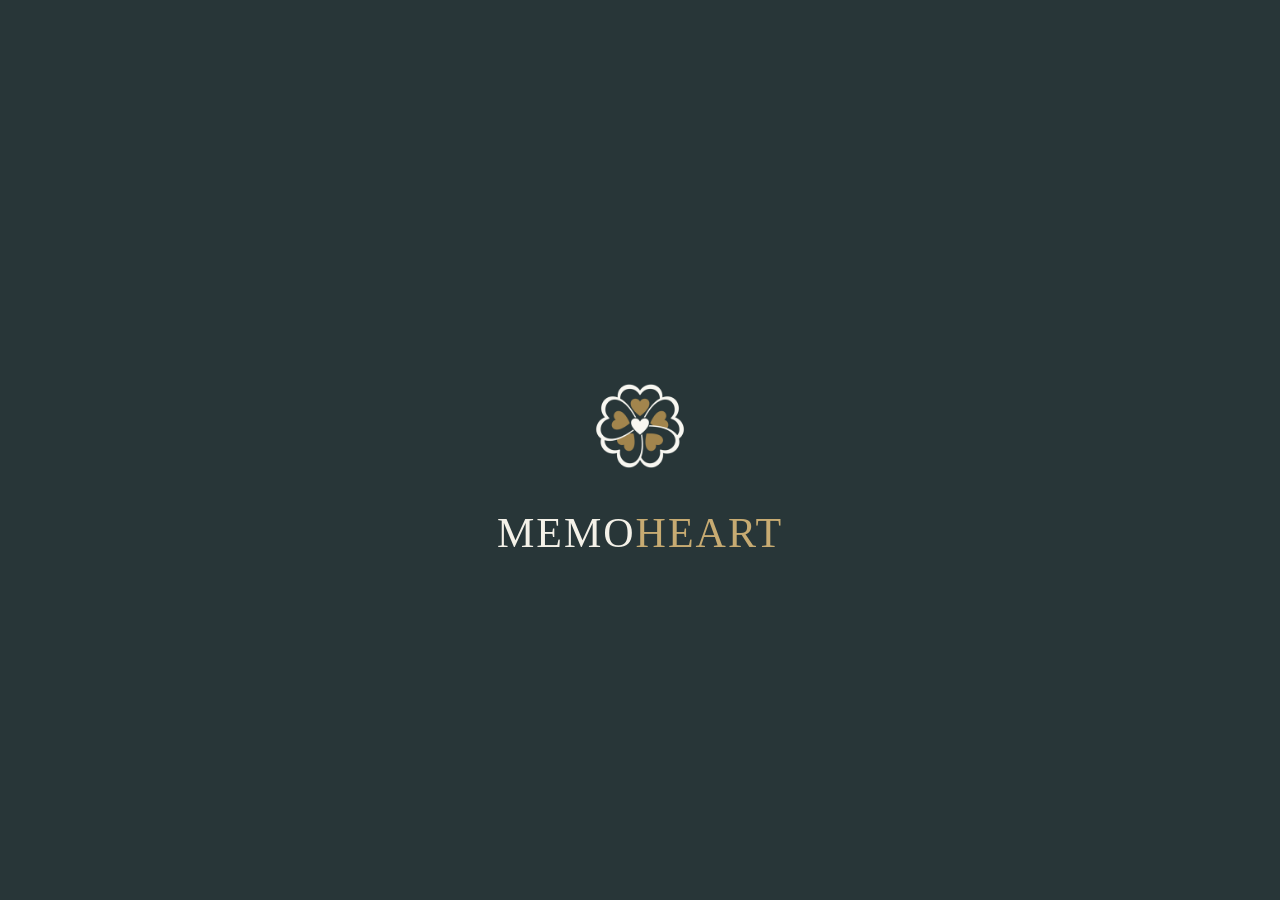
<file: index.html>
<!doctype html>
<html lang="fr">
<head>
<meta charset="utf-8">
<meta name="viewport" content="width=device-width, initial-scale=1, viewport-fit=cover">
<meta name="robots" content="noindex, nofollow">
<title>MemoHeart</title>
<link rel="icon" href="/favicon.png">
<link rel="apple-touch-icon" href="/apple-touch-icon.png">
<style>
  :root { --bg: #283638; --text: #f4f1e8; --muted: #b9bfbb; --gold: #c7ab72; }
  * { box-sizing: border-box; }
  html, body { margin: 0; min-height: 100%; background: var(--bg); color: var(--text); }
  body {
    min-height: 100vh; display: flex; flex-direction: column; align-items: center; justify-content: center;
    padding: 48px 20px calc(32px + env(safe-area-inset-bottom, 0px));
    font: 16px/1.6 -apple-system, BlinkMacSystemFont, "Segoe UI", Roboto, "Helvetica Neue", Arial, sans-serif;
    text-align: center;
  }
  main { max-width: 34rem; display: flex; flex-direction: column; align-items: center; gap: 18px; }
  img { width: 132px; height: auto; }
  h1 { margin: 0; font: 400 clamp(30px, 8vw, 42px)/1.1 Georgia, "Times New Roman", serif; letter-spacing: 2px; }
  h1 span { color: var(--gold); }
  .slogan { margin: -8px 0 8px; color: var(--muted); font-size: 15px; letter-spacing: .3px; }
  p { margin: 0; }
  .soon { margin-top: 10px; padding: 10px 18px; border: 1px solid rgba(199,171,114,.45); border-radius: 999px; color: var(--gold); font-size: 14px; font-weight: 600; letter-spacing: .4px; }
  footer { margin-top: 48px; color: var(--muted); font-size: 13.5px; }
  footer nav { display: flex; flex-wrap: wrap; justify-content: center; gap: 4px 16px; margin-bottom: 8px; }
  a { color: var(--gold); }
</style>
</head>
<body>
<main>
  <img src="/symbole.png" alt="" width="132" height="132">
  <h1>MEMO<span>HEART</span></h1>
</main>
</body>
</html>
</file>
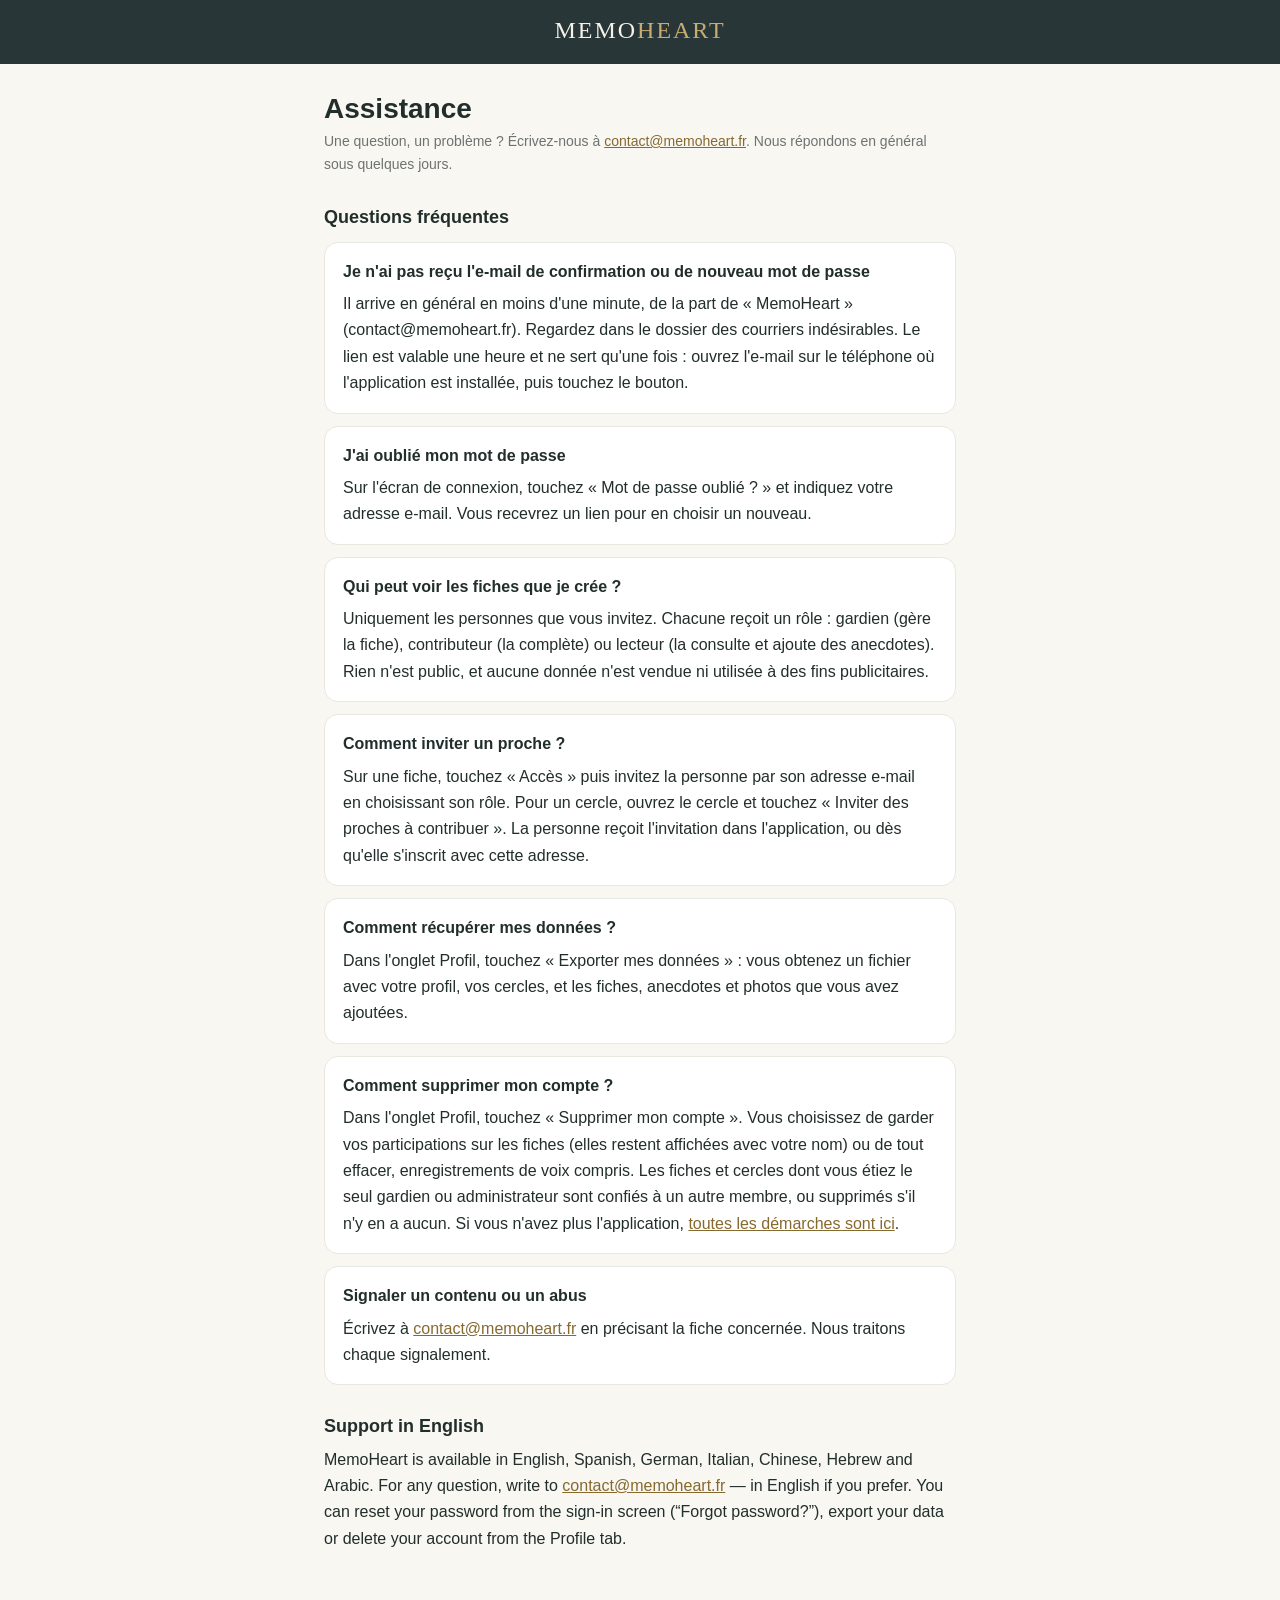
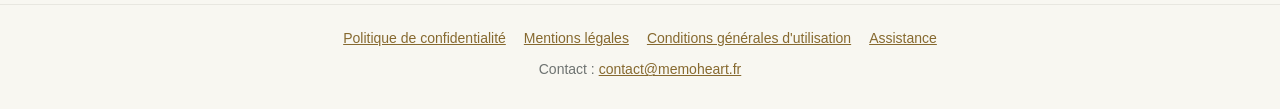
<file: assistance.html>
<!doctype html>
<html lang="fr">
<head>
<meta charset="utf-8">
<meta name="viewport" content="width=device-width, initial-scale=1, viewport-fit=cover">
<meta name="robots" content="noindex, nofollow">
<title>Assistance — MemoHeart</title>
<meta name="description" content="Aide et contact pour l'application MemoHeart.">
<link rel="icon" href="/favicon.png">
<link rel="stylesheet" href="/pages.css">
</head>
<body>
<header><a class="brand" href="/">MEMO<span>HEART</span></a></header>
<main>
<h1>Assistance</h1>
<p class="updated">Une question, un problème ? Écrivez-nous à <a data-u="contact" data-d="memoheart.fr">contact [arobase] memoheart.fr</a>. Nous répondons en général sous quelques jours.</p>

<h2>Questions fréquentes</h2>

<div class="card"><h3>Je n'ai pas reçu l'e-mail de confirmation ou de nouveau mot de passe</h3>
<p>Il arrive en général en moins d'une minute, de la part de « MemoHeart » (<span data-u="contact" data-d="memoheart.fr">contact [arobase] memoheart.fr</span>). Regardez dans le dossier des courriers indésirables. Le lien est valable une heure et ne sert qu'une fois : ouvrez l'e-mail sur le téléphone où l'application est installée, puis touchez le bouton.</p></div>

<div class="card"><h3>J'ai oublié mon mot de passe</h3>
<p>Sur l'écran de connexion, touchez « Mot de passe oublié ? » et indiquez votre adresse e-mail. Vous recevrez un lien pour en choisir un nouveau.</p></div>

<div class="card"><h3>Qui peut voir les fiches que je crée ?</h3>
<p>Uniquement les personnes que vous invitez. Chacune reçoit un rôle : gardien (gère la fiche), contributeur (la complète) ou lecteur (la consulte et ajoute des anecdotes). Rien n'est public, et aucune donnée n'est vendue ni utilisée à des fins publicitaires.</p></div>

<div class="card"><h3>Comment inviter un proche ?</h3>
<p>Sur une fiche, touchez « Accès » puis invitez la personne par son adresse e-mail en choisissant son rôle. Pour un cercle, ouvrez le cercle et touchez « Inviter des proches à contribuer ». La personne reçoit l'invitation dans l'application, ou dès qu'elle s'inscrit avec cette adresse.</p></div>

<div class="card"><h3>Comment récupérer mes données ?</h3>
<p>Dans l'onglet Profil, touchez « Exporter mes données » : vous obtenez un fichier avec votre profil, vos cercles, et les fiches, anecdotes et photos que vous avez ajoutées.</p></div>

<div class="card"><h3>Comment supprimer mon compte ?</h3>
<p>Dans l'onglet Profil, touchez « Supprimer mon compte ». Vous choisissez de garder vos participations sur les fiches (elles restent affichées avec votre nom) ou de tout effacer, enregistrements de voix compris. Les fiches et cercles dont vous étiez le seul gardien ou administrateur sont confiés à un autre membre, ou supprimés s'il n'y en a aucun. Si vous n'avez plus l'application, <a href="/suppression-compte.html">toutes les démarches sont ici</a>.</p></div>

<div class="card"><h3>Signaler un contenu ou un abus</h3>
<p>Écrivez à <a data-u="contact" data-d="memoheart.fr">contact [arobase] memoheart.fr</a> en précisant la fiche concernée. Nous traitons chaque signalement.</p></div>

<h2 lang="en">Support in English</h2>
<p lang="en">MemoHeart is available in English, Spanish, German, Italian, Chinese, Hebrew and Arabic. For any question, write to <a data-u="contact" data-d="memoheart.fr">contact [arobase] memoheart.fr</a> — in English if you prefer. You can reset your password from the sign-in screen (“Forgot password?”), export your data or delete your account from the Profile tab.</p>
</main>
<footer><nav><a href="/confidentialite.html">Politique de confidentialité</a><a href="/mentions-legales.html">Mentions légales</a><a href="/cgu.html">Conditions générales d'utilisation</a><a href="/assistance.html">Assistance</a></nav><p>Contact : <a data-u="contact" data-d="memoheart.fr">contact [arobase] memoheart.fr</a></p></footer>
<script src="/em.js" defer></script>
</body>
</html>
</file>
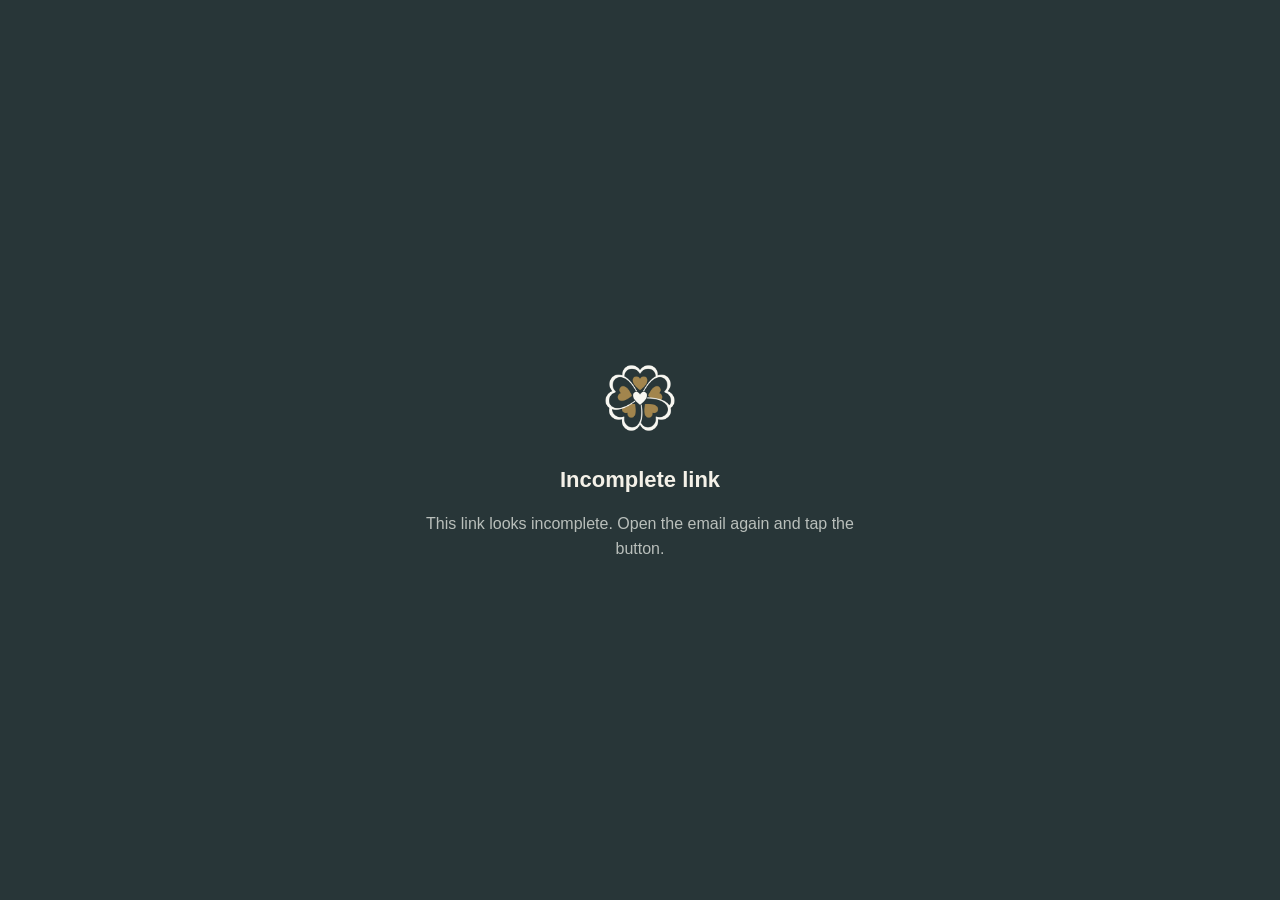
<file: auth.html>
<!doctype html>
<html lang="fr">
<head>
<meta charset="utf-8">
<meta name="viewport" content="width=device-width, initial-scale=1, viewport-fit=cover">
<meta name="referrer" content="no-referrer">
<meta name="robots" content="noindex">
<title>MemoHeart</title>
<link rel="icon" href="/favicon.png">
<style>
  :root { --bg: #283638; --text: #f4f1e8; --muted: #b9bfbb; --gold: #c7ab72; }
  * { box-sizing: border-box; }
  html, body { margin: 0; min-height: 100%; background: var(--bg); color: var(--text); }
  body {
    min-height: 100vh; display: flex; align-items: center; justify-content: center;
    padding: 40px 20px calc(32px + env(safe-area-inset-bottom, 0px));
    font: 16px/1.6 -apple-system, BlinkMacSystemFont, "Segoe UI", Roboto, "Helvetica Neue", Arial, sans-serif;
    text-align: center;
  }
  main { max-width: 30rem; display: flex; flex-direction: column; align-items: center; gap: 16px; }
  img { width: 104px; height: auto; }
  h1 { margin: 0; font-size: 22px; line-height: 1.3; font-weight: 700; }
  p { margin: 0; color: var(--muted); }
</style>
</head>
<body>
<main>
  <img src="/symbole.png" alt="" width="104" height="104">
  <h1 id="title"></h1>
  <p id="text"></p>
</main>
<script>
/*
 * Lien des e-mails de MemoHeart (mot de passe oublié, confirmation d'inscription).
 * Quand l'app est installée et à jour, iOS l'ouvre directement et cette page
 * ne s'affiche pas. Sinon (ancienne version de l'app), on passe par la page de
 * Supabase, qui renvoie ensuite vers l'app. Sur un ordinateur, on ne fait rien :
 * le lien ne sert que sur le téléphone, et l'ouvrir ici l'userait.
 */
(function () {
  var SUPABASE = 'https://kzarqkrlltbgjvgmzlhq.supabase.co';
  var TEXTS = {
    fr: { opening: "Ouverture de MemoHeart…", openingText: "Si rien ne se passe, ouvrez ce lien depuis le téléphone où l'application est installée.",
          phone: "Ouvrez ce lien sur votre téléphone", phoneText: "Ce lien fonctionne uniquement sur le téléphone où MemoHeart est installée : ouvrez l'e-mail depuis ce téléphone et touchez le bouton.",
          invalid: "Lien incomplet", invalidText: "Ce lien semble incomplet. Ouvrez de nouveau l'e-mail et touchez le bouton." },
    en: { opening: "Opening MemoHeart…", openingText: "If nothing happens, open this link on the phone where the app is installed.",
          phone: "Open this link on your phone", phoneText: "This link only works on the phone where MemoHeart is installed: open the email on that phone and tap the button.",
          invalid: "Incomplete link", invalidText: "This link looks incomplete. Open the email again and tap the button." },
    es: { opening: "Abriendo MemoHeart…", openingText: "Si no pasa nada, abre este enlace desde el teléfono donde está instalada la aplicación.",
          phone: "Abre este enlace en tu teléfono", phoneText: "Este enlace solo funciona en el teléfono donde está instalada MemoHeart: abre el correo en ese teléfono y toca el botón.",
          invalid: "Enlace incompleto", invalidText: "Este enlace parece incompleto. Vuelve a abrir el correo y toca el botón." },
    de: { opening: "MemoHeart wird geöffnet…", openingText: "Wenn nichts passiert, öffne diesen Link auf dem Telefon, auf dem die App installiert ist.",
          phone: "Öffne diesen Link auf deinem Telefon", phoneText: "Dieser Link funktioniert nur auf dem Telefon, auf dem MemoHeart installiert ist: Öffne die E-Mail dort und tippe auf die Schaltfläche.",
          invalid: "Unvollständiger Link", invalidText: "Dieser Link scheint unvollständig zu sein. Öffne die E-Mail erneut und tippe auf die Schaltfläche." },
    it: { opening: "Apertura di MemoHeart…", openingText: "Se non succede nulla, apri questo link dal telefono su cui è installata l'app.",
          phone: "Apri questo link sul tuo telefono", phoneText: "Questo link funziona solo sul telefono su cui è installata MemoHeart: apri l'email da quel telefono e tocca il pulsante.",
          invalid: "Link incompleto", invalidText: "Questo link sembra incompleto. Riapri l'email e tocca il pulsante." }
  };

  var params = new URLSearchParams(location.search);
  var tokenHash = params.get('token_hash') || '';
  var type = params.get('type') || '';
  var redirectTo = params.get('redirect_to') || '';

  var lang = '';
  try { lang = new URL(redirectTo).searchParams.get('lang') || ''; } catch (e) {}
  if (!TEXTS[lang]) lang = (navigator.language || 'fr').slice(0, 2).toLowerCase();
  if (!TEXTS[lang]) lang = 'en';
  var t = TEXTS[lang];
  document.documentElement.lang = lang;

  function show(title, text) {
    document.getElementById('title').textContent = title;
    document.getElementById('text').textContent = text;
  }

  var valid = tokenHash && (type === 'recovery' || type === 'signup') && redirectTo.indexOf('echos://') === 0;
  if (!valid) return show(t.invalid, t.invalidText);

  var onPhone = /iPhone|iPad|iPod|Android/i.test(navigator.userAgent) ||
    (navigator.platform === 'MacIntel' && navigator.maxTouchPoints > 1);
  if (!onPhone) return show(t.phone, t.phoneText);

  show(t.opening, t.openingText);
  var verify = SUPABASE + '/auth/v1/verify?' + new URLSearchParams({ token: tokenHash, type: type, redirect_to: redirectTo }).toString();
  location.replace(verify);
})();
</script>
</body>
</html>
</file>
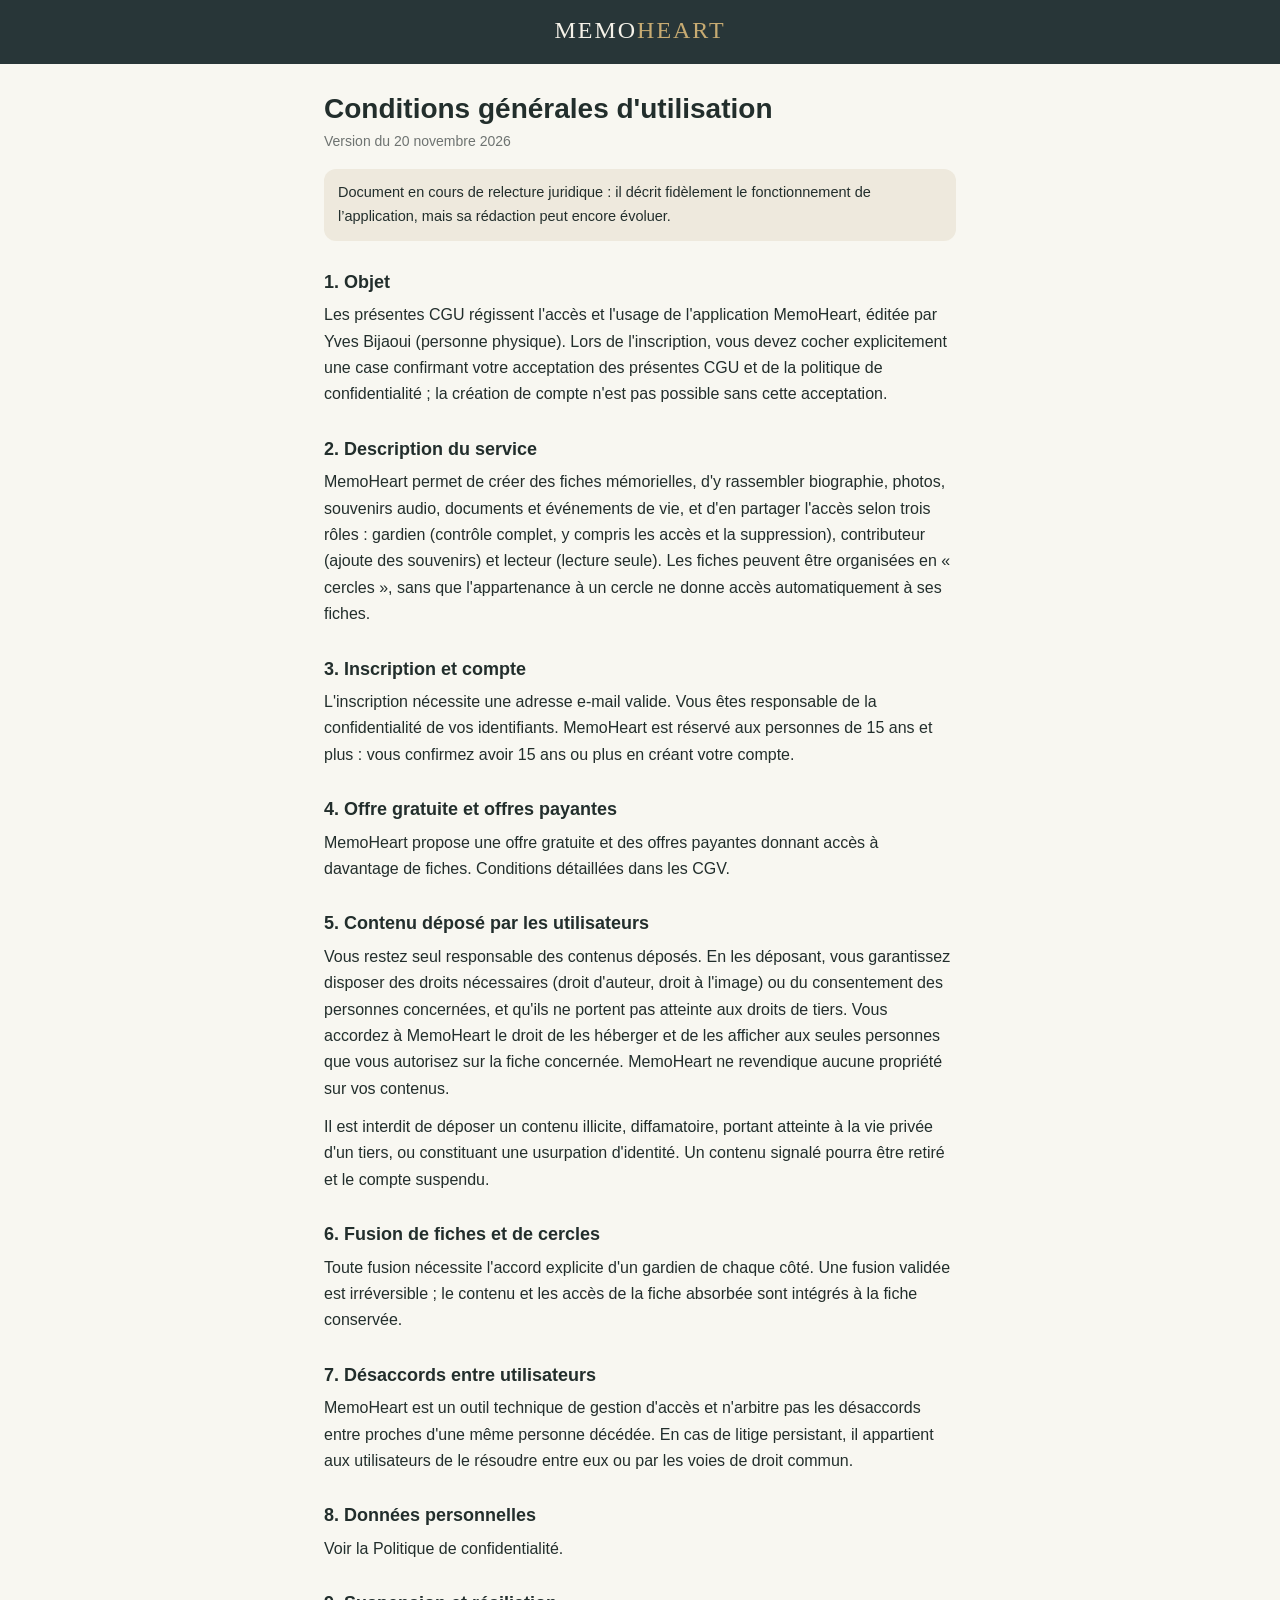
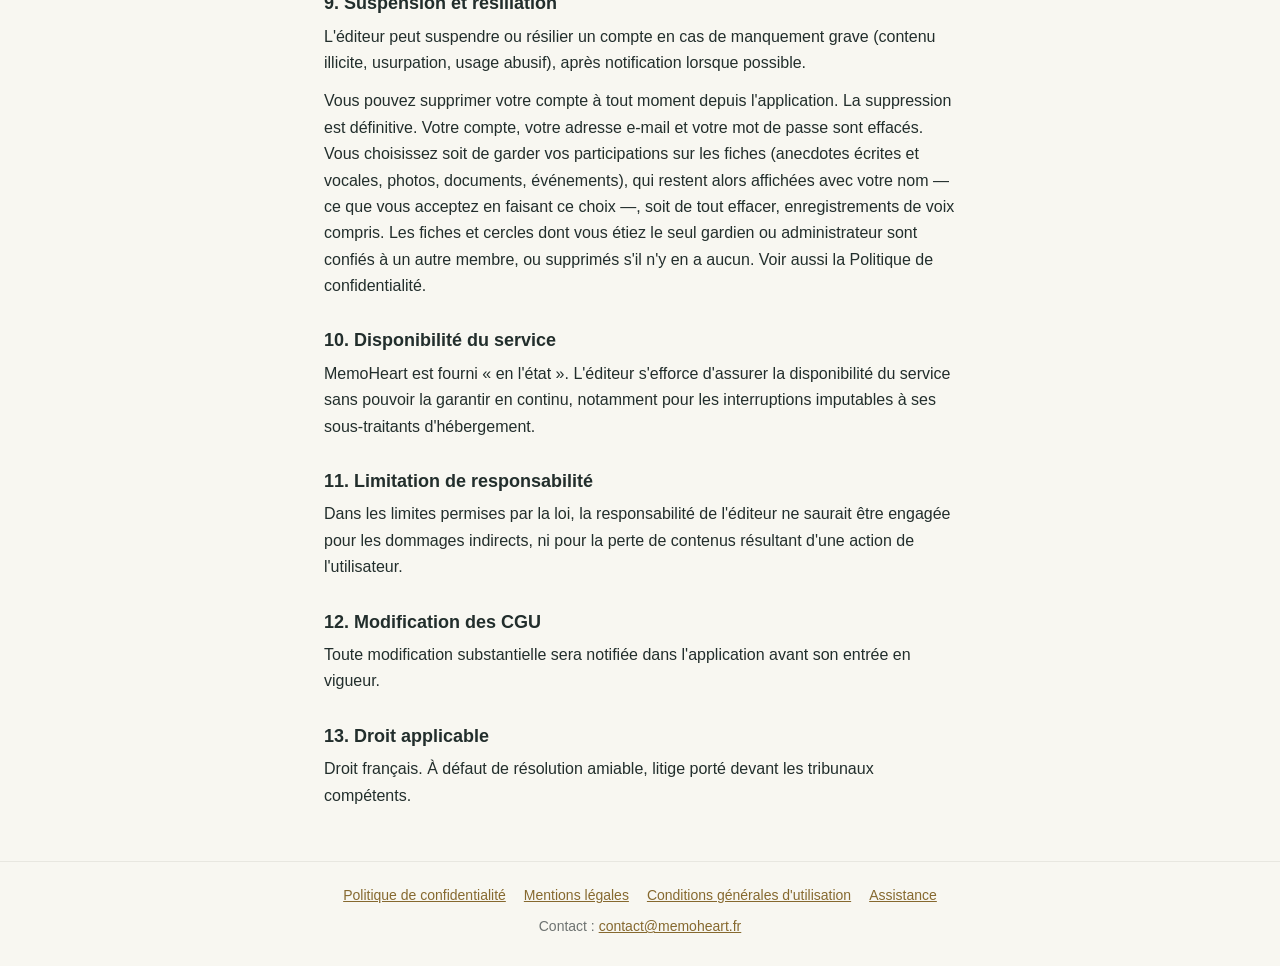
<file: cgu.html>
<!doctype html>
<html lang="fr">
<head>
<meta charset="utf-8">
<meta name="viewport" content="width=device-width, initial-scale=1, viewport-fit=cover">
<meta name="robots" content="noindex, nofollow">
<title>Conditions générales d'utilisation — MemoHeart</title>
<link rel="icon" href="/favicon.png">
<link rel="stylesheet" href="/pages.css">
</head>
<body>
<header><a class="brand" href="/">MEMO<span>HEART</span></a></header>
<main>
<h1>Conditions générales d'utilisation</h1>
<p class="updated">Version du 20 novembre 2026</p>
<p class="draft">Document en cours de relecture juridique : il décrit fidèlement le fonctionnement de l’application, mais sa rédaction peut encore évoluer.</p>
<h2>1. Objet</h2><p>Les présentes CGU régissent l'accès et l'usage de l'application MemoHeart, éditée par Yves Bijaoui (personne physique). Lors de l'inscription, vous devez cocher explicitement une case confirmant votre acceptation des présentes CGU et de la politique de confidentialité ; la création de compte n'est pas possible sans cette acceptation.</p>
<h2>2. Description du service</h2><p>MemoHeart permet de créer des fiches mémorielles, d'y rassembler biographie, photos, souvenirs audio, documents et événements de vie, et d'en partager l'accès selon trois rôles : gardien (contrôle complet, y compris les accès et la suppression), contributeur (ajoute des souvenirs) et lecteur (lecture seule). Les fiches peuvent être organisées en « cercles », sans que l'appartenance à un cercle ne donne accès automatiquement à ses fiches.</p>
<h2>3. Inscription et compte</h2><p>L'inscription nécessite une adresse e-mail valide. Vous êtes responsable de la confidentialité de vos identifiants. MemoHeart est réservé aux personnes de 15 ans et plus : vous confirmez avoir 15 ans ou plus en créant votre compte.</p>
<h2>4. Offre gratuite et offres payantes</h2><p>MemoHeart propose une offre gratuite et des offres payantes donnant accès à davantage de fiches. Conditions détaillées dans les CGV.</p>
<h2>5. Contenu déposé par les utilisateurs</h2><p>Vous restez seul responsable des contenus déposés. En les déposant, vous garantissez disposer des droits nécessaires (droit d'auteur, droit à l'image) ou du consentement des personnes concernées, et qu'ils ne portent pas atteinte aux droits de tiers. Vous accordez à MemoHeart le droit de les héberger et de les afficher aux seules personnes que vous autorisez sur la fiche concernée. MemoHeart ne revendique aucune propriété sur vos contenus.</p><p>Il est interdit de déposer un contenu illicite, diffamatoire, portant atteinte à la vie privée d'un tiers, ou constituant une usurpation d'identité. Un contenu signalé pourra être retiré et le compte suspendu.</p>
<h2>6. Fusion de fiches et de cercles</h2><p>Toute fusion nécessite l'accord explicite d'un gardien de chaque côté. Une fusion validée est irréversible ; le contenu et les accès de la fiche absorbée sont intégrés à la fiche conservée.</p>
<h2>7. Désaccords entre utilisateurs</h2><p>MemoHeart est un outil technique de gestion d'accès et n'arbitre pas les désaccords entre proches d'une même personne décédée. En cas de litige persistant, il appartient aux utilisateurs de le résoudre entre eux ou par les voies de droit commun.</p>
<h2>8. Données personnelles</h2><p>Voir la Politique de confidentialité.</p>
<h2>9. Suspension et résiliation</h2><p>L'éditeur peut suspendre ou résilier un compte en cas de manquement grave (contenu illicite, usurpation, usage abusif), après notification lorsque possible.</p><p>Vous pouvez supprimer votre compte à tout moment depuis l'application. La suppression est définitive. Votre compte, votre adresse e-mail et votre mot de passe sont effacés. Vous choisissez soit de garder vos participations sur les fiches (anecdotes écrites et vocales, photos, documents, événements), qui restent alors affichées avec votre nom — ce que vous acceptez en faisant ce choix —, soit de tout effacer, enregistrements de voix compris. Les fiches et cercles dont vous étiez le seul gardien ou administrateur sont confiés à un autre membre, ou supprimés s'il n'y en a aucun. Voir aussi la Politique de confidentialité.</p>
<h2>10. Disponibilité du service</h2><p>MemoHeart est fourni « en l'état ». L'éditeur s'efforce d'assurer la disponibilité du service sans pouvoir la garantir en continu, notamment pour les interruptions imputables à ses sous-traitants d'hébergement.</p>
<h2>11. Limitation de responsabilité</h2><p>Dans les limites permises par la loi, la responsabilité de l'éditeur ne saurait être engagée pour les dommages indirects, ni pour la perte de contenus résultant d'une action de l'utilisateur.</p>
<h2>12. Modification des CGU</h2><p>Toute modification substantielle sera notifiée dans l'application avant son entrée en vigueur.</p>
<h2>13. Droit applicable</h2><p>Droit français. À défaut de résolution amiable, litige porté devant les tribunaux compétents.</p>
</main>
<footer><nav><a href="/confidentialite.html">Politique de confidentialité</a><a href="/mentions-legales.html">Mentions légales</a><a href="/cgu.html">Conditions générales d'utilisation</a><a href="/assistance.html">Assistance</a></nav><p>Contact : <a data-u="contact" data-d="memoheart.fr">contact [arobase] memoheart.fr</a></p></footer>
<script src="/em.js" defer></script>
</body>
</html>
</file>
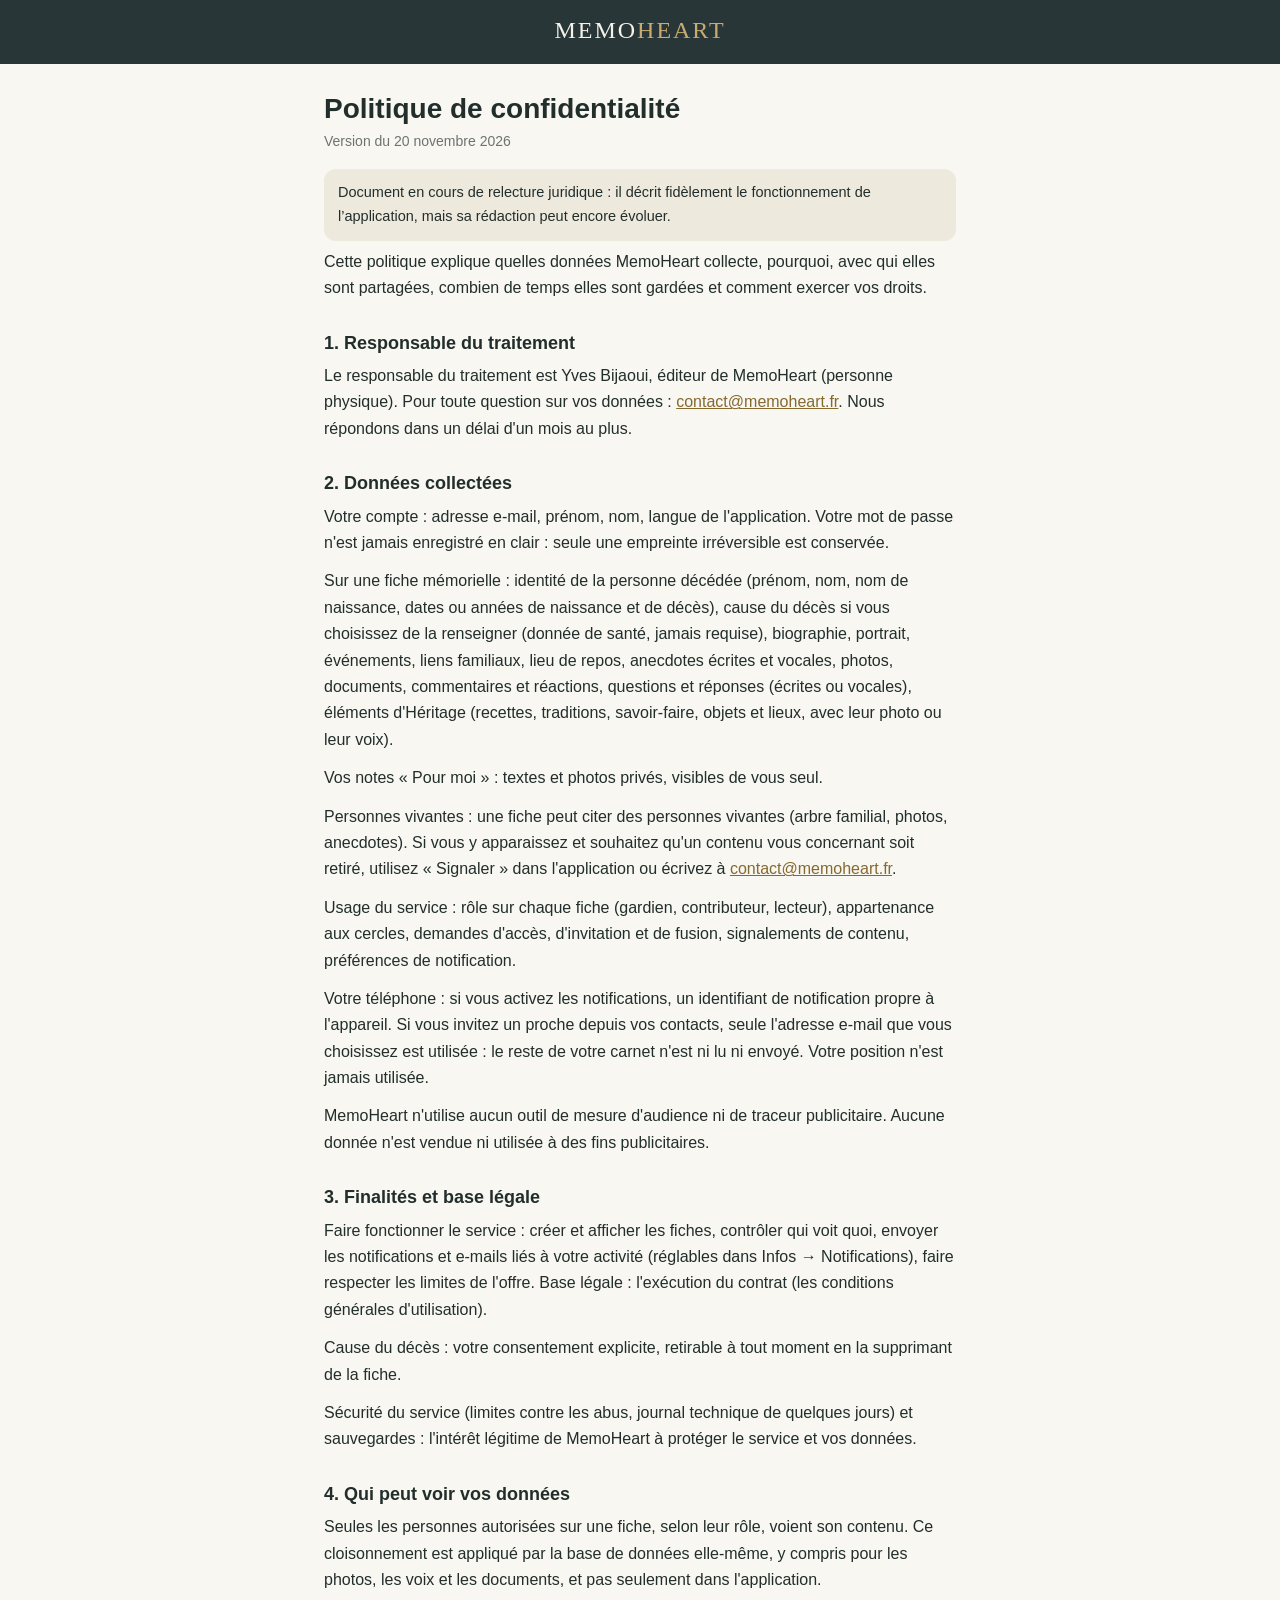
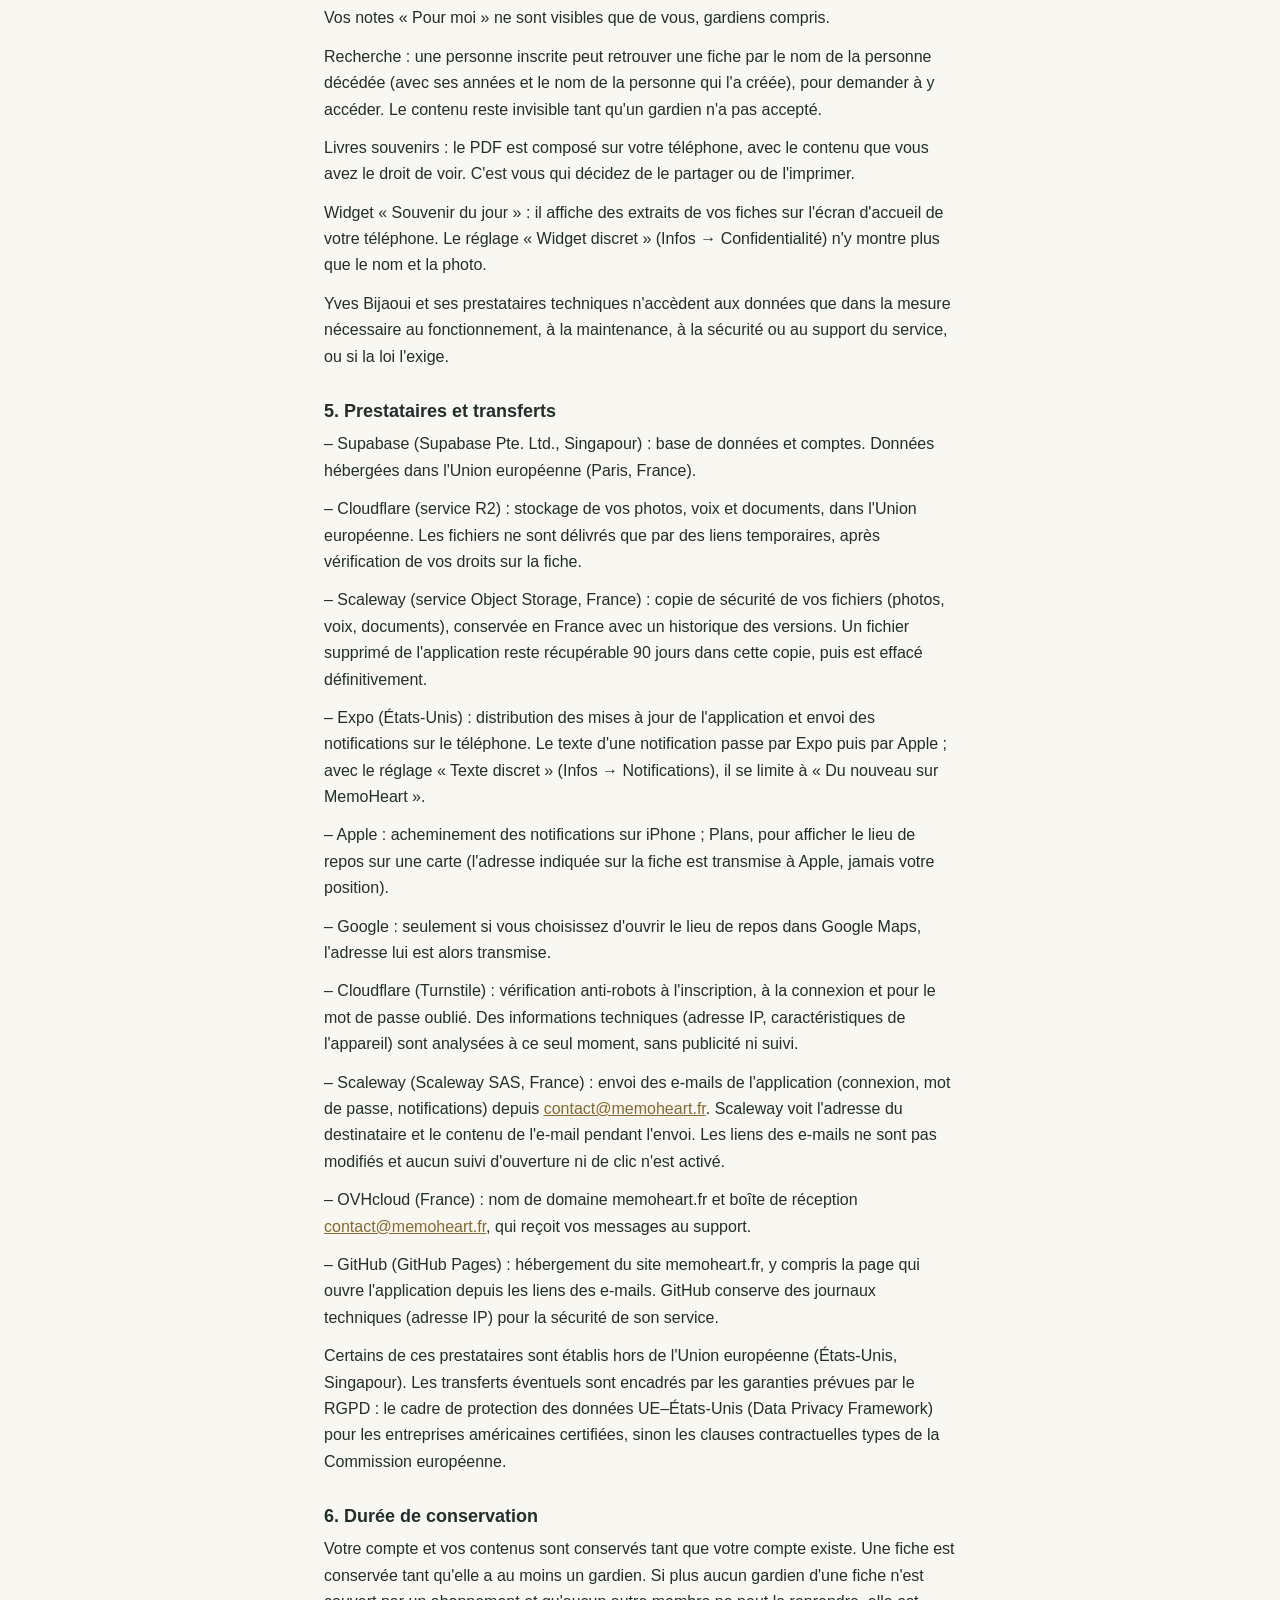
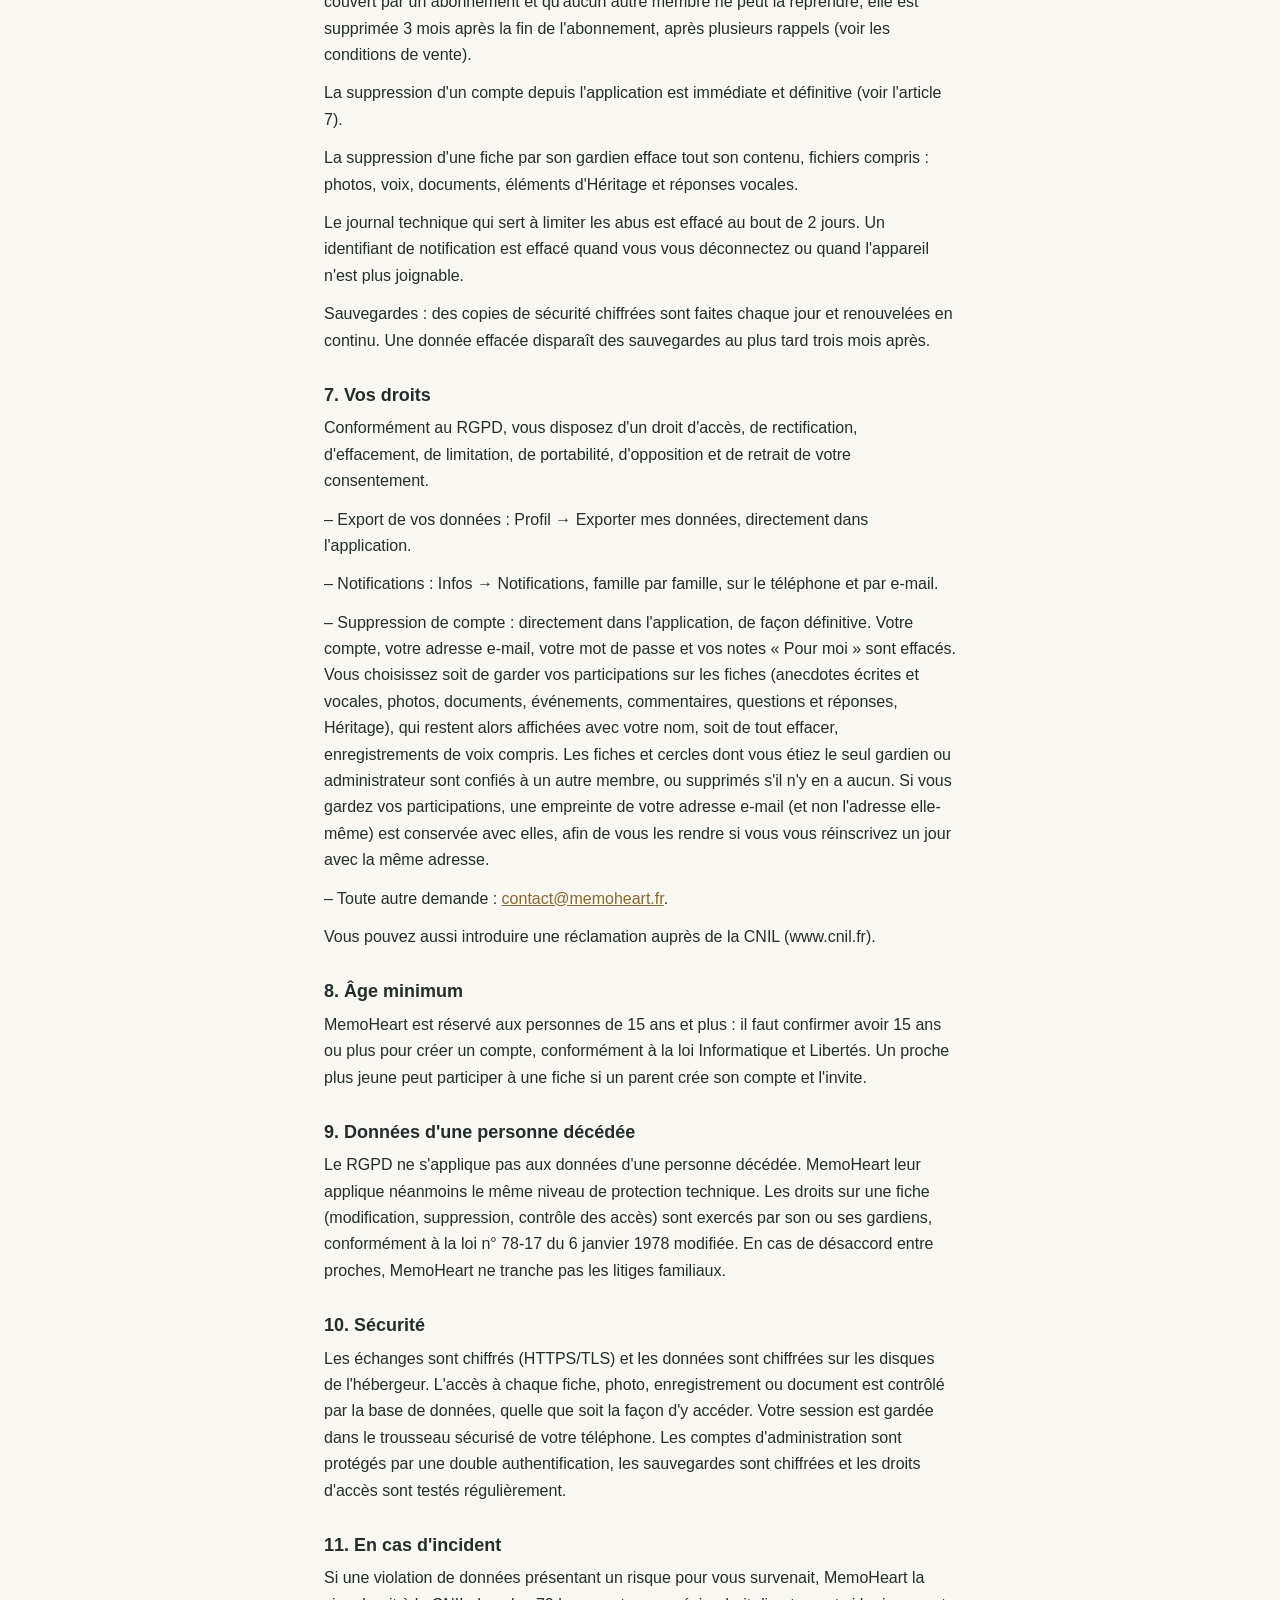
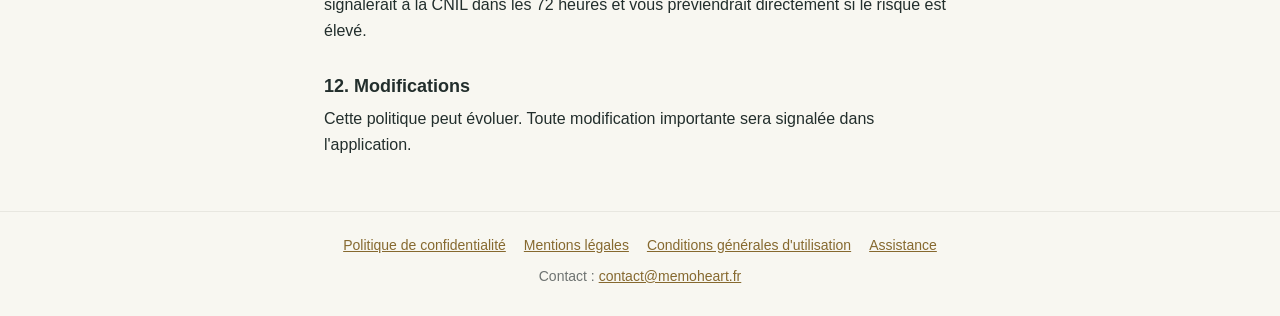
<file: confidentialite.html>
<!doctype html>
<html lang="fr">
<head>
<meta charset="utf-8">
<meta name="viewport" content="width=device-width, initial-scale=1, viewport-fit=cover">
<meta name="robots" content="noindex, nofollow">
<title>Politique de confidentialité — MemoHeart</title>
<link rel="icon" href="/favicon.png">
<link rel="stylesheet" href="/pages.css">
</head>
<body>
<header><a class="brand" href="/">MEMO<span>HEART</span></a></header>
<main>
<h1>Politique de confidentialité</h1>
<p class="updated">Version du 20 novembre 2026</p>
<p class="draft">Document en cours de relecture juridique : il décrit fidèlement le fonctionnement de l’application, mais sa rédaction peut encore évoluer.</p>
<p>Cette politique explique quelles données MemoHeart collecte, pourquoi, avec qui elles sont partagées, combien de temps elles sont gardées et comment exercer vos droits.</p>
<h2>1. Responsable du traitement</h2><p>Le responsable du traitement est Yves Bijaoui, éditeur de MemoHeart (personne physique). Pour toute question sur vos données : <a data-u="contact" data-d="memoheart.fr">contact [arobase] memoheart.fr</a>. Nous répondons dans un délai d'un mois au plus.</p>
<h2>2. Données collectées</h2><p>Votre compte : adresse e-mail, prénom, nom, langue de l'application. Votre mot de passe n'est jamais enregistré en clair : seule une empreinte irréversible est conservée.</p><p>Sur une fiche mémorielle : identité de la personne décédée (prénom, nom, nom de naissance, dates ou années de naissance et de décès), cause du décès si vous choisissez de la renseigner (donnée de santé, jamais requise), biographie, portrait, événements, liens familiaux, lieu de repos, anecdotes écrites et vocales, photos, documents, commentaires et réactions, questions et réponses (écrites ou vocales), éléments d'Héritage (recettes, traditions, savoir-faire, objets et lieux, avec leur photo ou leur voix).</p><p>Vos notes « Pour moi » : textes et photos privés, visibles de vous seul.</p><p>Personnes vivantes : une fiche peut citer des personnes vivantes (arbre familial, photos, anecdotes). Si vous y apparaissez et souhaitez qu'un contenu vous concernant soit retiré, utilisez « Signaler » dans l'application ou écrivez à <a data-u="contact" data-d="memoheart.fr">contact [arobase] memoheart.fr</a>.</p><p>Usage du service : rôle sur chaque fiche (gardien, contributeur, lecteur), appartenance aux cercles, demandes d'accès, d'invitation et de fusion, signalements de contenu, préférences de notification.</p><p>Votre téléphone : si vous activez les notifications, un identifiant de notification propre à l'appareil. Si vous invitez un proche depuis vos contacts, seule l'adresse e-mail que vous choisissez est utilisée : le reste de votre carnet n'est ni lu ni envoyé. Votre position n'est jamais utilisée.</p><p>MemoHeart n'utilise aucun outil de mesure d'audience ni de traceur publicitaire. Aucune donnée n'est vendue ni utilisée à des fins publicitaires.</p>
<h2>3. Finalités et base légale</h2><p>Faire fonctionner le service : créer et afficher les fiches, contrôler qui voit quoi, envoyer les notifications et e-mails liés à votre activité (réglables dans Infos → Notifications), faire respecter les limites de l'offre. Base légale : l'exécution du contrat (les conditions générales d'utilisation).</p><p>Cause du décès : votre consentement explicite, retirable à tout moment en la supprimant de la fiche.</p><p>Sécurité du service (limites contre les abus, journal technique de quelques jours) et sauvegardes : l'intérêt légitime de MemoHeart à protéger le service et vos données.</p>
<h2>4. Qui peut voir vos données</h2><p>Seules les personnes autorisées sur une fiche, selon leur rôle, voient son contenu. Ce cloisonnement est appliqué par la base de données elle-même, y compris pour les photos, les voix et les documents, et pas seulement dans l'application.</p><p>Vos notes « Pour moi » ne sont visibles que de vous, gardiens compris.</p><p>Recherche : une personne inscrite peut retrouver une fiche par le nom de la personne décédée (avec ses années et le nom de la personne qui l'a créée), pour demander à y accéder. Le contenu reste invisible tant qu'un gardien n'a pas accepté.</p><p>Livres souvenirs : le PDF est composé sur votre téléphone, avec le contenu que vous avez le droit de voir. C'est vous qui décidez de le partager ou de l'imprimer.</p><p>Widget « Souvenir du jour » : il affiche des extraits de vos fiches sur l'écran d'accueil de votre téléphone. Le réglage « Widget discret » (Infos → Confidentialité) n'y montre plus que le nom et la photo.</p><p>Yves Bijaoui et ses prestataires techniques n'accèdent aux données que dans la mesure nécessaire au fonctionnement, à la maintenance, à la sécurité ou au support du service, ou si la loi l'exige.</p>
<h2>5. Prestataires et transferts</h2><p>– Supabase (Supabase Pte. Ltd., Singapour) : base de données et comptes. Données hébergées dans l'Union européenne (Paris, France).</p><p>– Cloudflare (service R2) : stockage de vos photos, voix et documents, dans l'Union européenne. Les fichiers ne sont délivrés que par des liens temporaires, après vérification de vos droits sur la fiche.</p><p>– Scaleway (service Object Storage, France) : copie de sécurité de vos fichiers (photos, voix, documents), conservée en France avec un historique des versions. Un fichier supprimé de l'application reste récupérable 90 jours dans cette copie, puis est effacé définitivement.</p><p>– Expo (États-Unis) : distribution des mises à jour de l'application et envoi des notifications sur le téléphone. Le texte d'une notification passe par Expo puis par Apple ; avec le réglage « Texte discret » (Infos → Notifications), il se limite à « Du nouveau sur MemoHeart ».</p><p>– Apple : acheminement des notifications sur iPhone ; Plans, pour afficher le lieu de repos sur une carte (l'adresse indiquée sur la fiche est transmise à Apple, jamais votre position).</p><p>– Google : seulement si vous choisissez d'ouvrir le lieu de repos dans Google Maps, l'adresse lui est alors transmise.</p><p>– Cloudflare (Turnstile) : vérification anti-robots à l'inscription, à la connexion et pour le mot de passe oublié. Des informations techniques (adresse IP, caractéristiques de l'appareil) sont analysées à ce seul moment, sans publicité ni suivi.</p><p>– Scaleway (Scaleway SAS, France) : envoi des e-mails de l'application (connexion, mot de passe, notifications) depuis <a data-u="contact" data-d="memoheart.fr">contact [arobase] memoheart.fr</a>. Scaleway voit l'adresse du destinataire et le contenu de l'e-mail pendant l'envoi. Les liens des e-mails ne sont pas modifiés et aucun suivi d'ouverture ni de clic n'est activé.</p><p>– OVHcloud (France) : nom de domaine memoheart.fr et boîte de réception <a data-u="contact" data-d="memoheart.fr">contact [arobase] memoheart.fr</a>, qui reçoit vos messages au support.</p><p>– GitHub (GitHub Pages) : hébergement du site memoheart.fr, y compris la page qui ouvre l'application depuis les liens des e-mails. GitHub conserve des journaux techniques (adresse IP) pour la sécurité de son service.</p><p>Certains de ces prestataires sont établis hors de l'Union européenne (États-Unis, Singapour). Les transferts éventuels sont encadrés par les garanties prévues par le RGPD : le cadre de protection des données UE–États-Unis (Data Privacy Framework) pour les entreprises américaines certifiées, sinon les clauses contractuelles types de la Commission européenne.</p>
<h2>6. Durée de conservation</h2><p>Votre compte et vos contenus sont conservés tant que votre compte existe. Une fiche est conservée tant qu'elle a au moins un gardien. Si plus aucun gardien d'une fiche n'est couvert par un abonnement et qu'aucun autre membre ne peut la reprendre, elle est supprimée 3 mois après la fin de l'abonnement, après plusieurs rappels (voir les conditions de vente).</p><p>La suppression d'un compte depuis l'application est immédiate et définitive (voir l'article 7).</p><p>La suppression d'une fiche par son gardien efface tout son contenu, fichiers compris : photos, voix, documents, éléments d'Héritage et réponses vocales.</p><p>Le journal technique qui sert à limiter les abus est effacé au bout de 2 jours. Un identifiant de notification est effacé quand vous vous déconnectez ou quand l'appareil n'est plus joignable.</p><p>Sauvegardes : des copies de sécurité chiffrées sont faites chaque jour et renouvelées en continu. Une donnée effacée disparaît des sauvegardes au plus tard trois mois après.</p>
<h2>7. Vos droits</h2><p>Conformément au RGPD, vous disposez d'un droit d'accès, de rectification, d'effacement, de limitation, de portabilité, d'opposition et de retrait de votre consentement.</p><p>– Export de vos données : Profil → Exporter mes données, directement dans l'application.</p><p>– Notifications : Infos → Notifications, famille par famille, sur le téléphone et par e-mail.</p><p>– Suppression de compte : directement dans l'application, de façon définitive. Votre compte, votre adresse e-mail, votre mot de passe et vos notes « Pour moi » sont effacés. Vous choisissez soit de garder vos participations sur les fiches (anecdotes écrites et vocales, photos, documents, événements, commentaires, questions et réponses, Héritage), qui restent alors affichées avec votre nom, soit de tout effacer, enregistrements de voix compris. Les fiches et cercles dont vous étiez le seul gardien ou administrateur sont confiés à un autre membre, ou supprimés s'il n'y en a aucun. Si vous gardez vos participations, une empreinte de votre adresse e-mail (et non l'adresse elle-même) est conservée avec elles, afin de vous les rendre si vous vous réinscrivez un jour avec la même adresse.</p><p>– Toute autre demande : <a data-u="contact" data-d="memoheart.fr">contact [arobase] memoheart.fr</a>.</p><p>Vous pouvez aussi introduire une réclamation auprès de la CNIL (www.cnil.fr).</p>
<h2>8. Âge minimum</h2><p>MemoHeart est réservé aux personnes de 15 ans et plus : il faut confirmer avoir 15 ans ou plus pour créer un compte, conformément à la loi Informatique et Libertés. Un proche plus jeune peut participer à une fiche si un parent crée son compte et l'invite.</p>
<h2>9. Données d'une personne décédée</h2><p>Le RGPD ne s'applique pas aux données d'une personne décédée. MemoHeart leur applique néanmoins le même niveau de protection technique. Les droits sur une fiche (modification, suppression, contrôle des accès) sont exercés par son ou ses gardiens, conformément à la loi n° 78-17 du 6 janvier 1978 modifiée. En cas de désaccord entre proches, MemoHeart ne tranche pas les litiges familiaux.</p>
<h2>10. Sécurité</h2><p>Les échanges sont chiffrés (HTTPS/TLS) et les données sont chiffrées sur les disques de l'hébergeur. L'accès à chaque fiche, photo, enregistrement ou document est contrôlé par la base de données, quelle que soit la façon d'y accéder. Votre session est gardée dans le trousseau sécurisé de votre téléphone. Les comptes d'administration sont protégés par une double authentification, les sauvegardes sont chiffrées et les droits d'accès sont testés régulièrement.</p>
<h2>11. En cas d'incident</h2><p>Si une violation de données présentant un risque pour vous survenait, MemoHeart la signalerait à la CNIL dans les 72 heures et vous préviendrait directement si le risque est élevé.</p>
<h2>12. Modifications</h2><p>Cette politique peut évoluer. Toute modification importante sera signalée dans l'application.</p>
</main>
<footer><nav><a href="/confidentialite.html">Politique de confidentialité</a><a href="/mentions-legales.html">Mentions légales</a><a href="/cgu.html">Conditions générales d'utilisation</a><a href="/assistance.html">Assistance</a></nav><p>Contact : <a data-u="contact" data-d="memoheart.fr">contact [arobase] memoheart.fr</a></p></footer>
<script src="/em.js" defer></script>
</body>
</html>
</file>
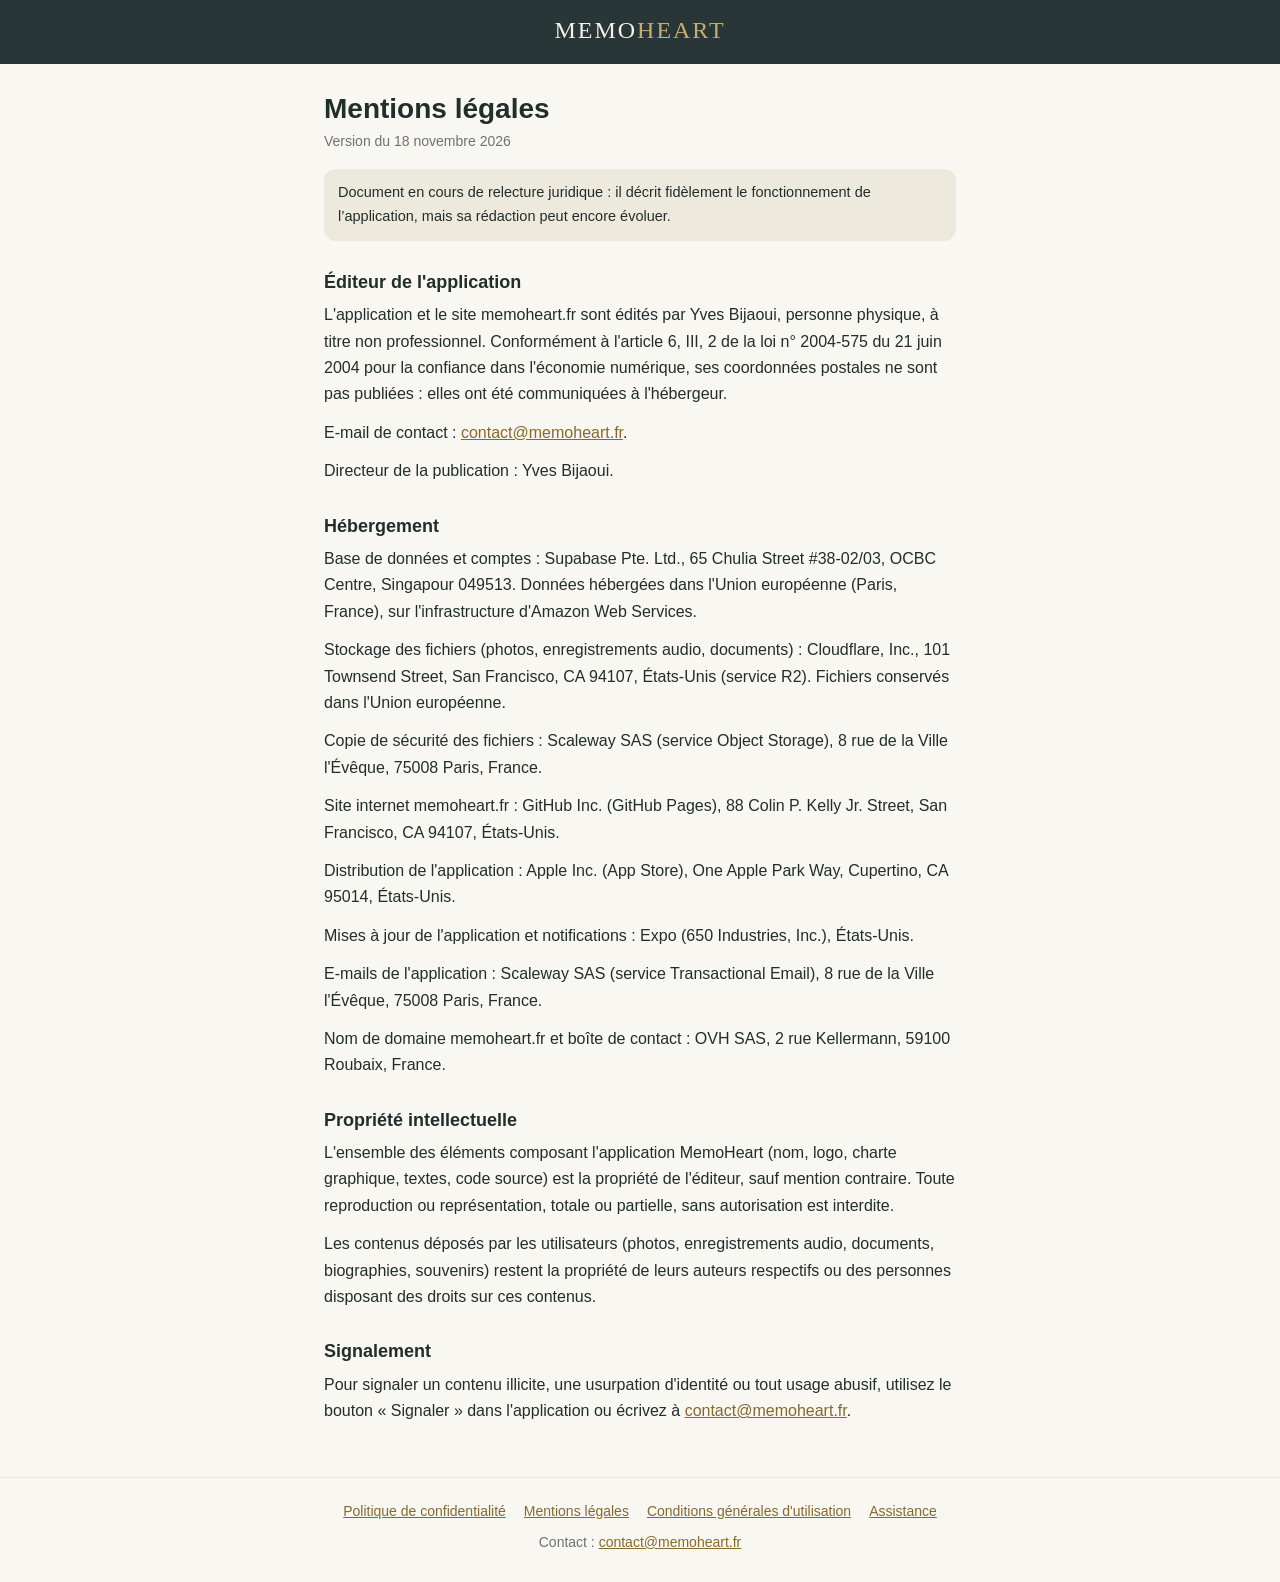
<file: mentions-legales.html>
<!doctype html>
<html lang="fr">
<head>
<meta charset="utf-8">
<meta name="viewport" content="width=device-width, initial-scale=1, viewport-fit=cover">
<meta name="robots" content="noindex, nofollow">
<title>Mentions légales — MemoHeart</title>
<link rel="icon" href="/favicon.png">
<link rel="stylesheet" href="/pages.css">
</head>
<body>
<header><a class="brand" href="/">MEMO<span>HEART</span></a></header>
<main>
<h1>Mentions légales</h1>
<p class="updated">Version du 18 novembre 2026</p>
<p class="draft">Document en cours de relecture juridique : il décrit fidèlement le fonctionnement de l’application, mais sa rédaction peut encore évoluer.</p>
<h2>Éditeur de l'application</h2><p>L'application et le site memoheart.fr sont édités par Yves Bijaoui, personne physique, à titre non professionnel. Conformément à l'article 6, III, 2 de la loi n° 2004-575 du 21 juin 2004 pour la confiance dans l'économie numérique, ses coordonnées postales ne sont pas publiées : elles ont été communiquées à l'hébergeur.</p><p>E-mail de contact : <a data-u="contact" data-d="memoheart.fr">contact [arobase] memoheart.fr</a>.</p><p>Directeur de la publication : Yves Bijaoui.</p>
<h2>Hébergement</h2><p>Base de données et comptes : Supabase Pte. Ltd., 65 Chulia Street #38-02/03, OCBC Centre, Singapour 049513. Données hébergées dans l'Union européenne (Paris, France), sur l'infrastructure d'Amazon Web Services.</p><p>Stockage des fichiers (photos, enregistrements audio, documents) : Cloudflare, Inc., 101 Townsend Street, San Francisco, CA 94107, États-Unis (service R2). Fichiers conservés dans l'Union européenne.</p><p>Copie de sécurité des fichiers : Scaleway SAS (service Object Storage), 8 rue de la Ville l'Évêque, 75008 Paris, France.</p><p>Site internet memoheart.fr : GitHub Inc. (GitHub Pages), 88 Colin P. Kelly Jr. Street, San Francisco, CA 94107, États-Unis.</p><p>Distribution de l'application : Apple Inc. (App Store), One Apple Park Way, Cupertino, CA 95014, États-Unis.</p><p>Mises à jour de l'application et notifications : Expo (650 Industries, Inc.), États-Unis.</p><p>E-mails de l'application : Scaleway SAS (service Transactional Email), 8 rue de la Ville l'Évêque, 75008 Paris, France.</p><p>Nom de domaine memoheart.fr et boîte de contact : OVH SAS, 2 rue Kellermann, 59100 Roubaix, France.</p>
<h2>Propriété intellectuelle</h2><p>L'ensemble des éléments composant l'application MemoHeart (nom, logo, charte graphique, textes, code source) est la propriété de l'éditeur, sauf mention contraire. Toute reproduction ou représentation, totale ou partielle, sans autorisation est interdite.</p><p>Les contenus déposés par les utilisateurs (photos, enregistrements audio, documents, biographies, souvenirs) restent la propriété de leurs auteurs respectifs ou des personnes disposant des droits sur ces contenus.</p>
<h2>Signalement</h2><p>Pour signaler un contenu illicite, une usurpation d'identité ou tout usage abusif, utilisez le bouton « Signaler » dans l'application ou écrivez à <a data-u="contact" data-d="memoheart.fr">contact [arobase] memoheart.fr</a>.</p>
</main>
<footer><nav><a href="/confidentialite.html">Politique de confidentialité</a><a href="/mentions-legales.html">Mentions légales</a><a href="/cgu.html">Conditions générales d'utilisation</a><a href="/assistance.html">Assistance</a></nav><p>Contact : <a data-u="contact" data-d="memoheart.fr">contact [arobase] memoheart.fr</a></p></footer>
<script src="/em.js" defer></script>
</body>
</html>
</file>
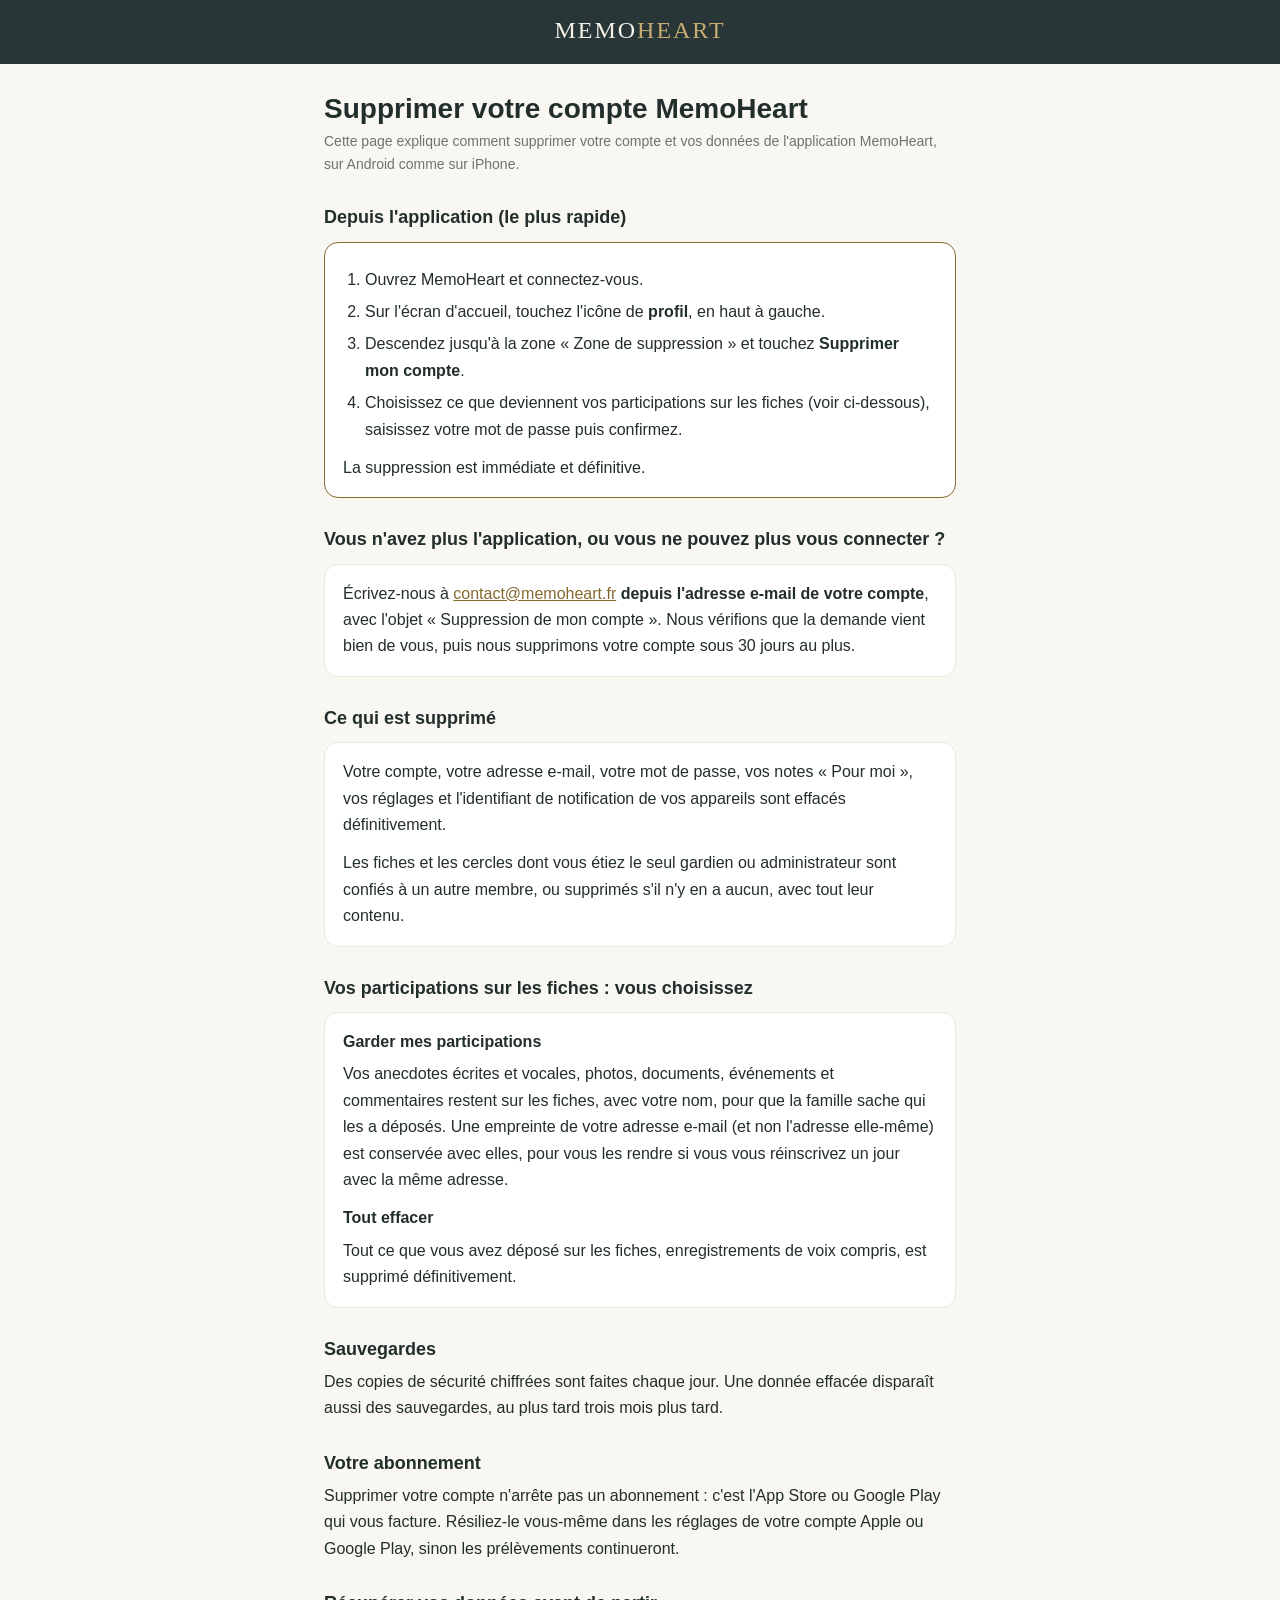
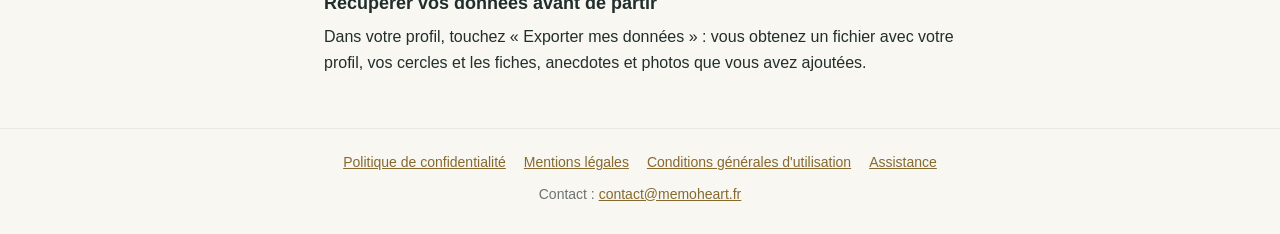
<file: suppression-compte.html>
<!DOCTYPE html>
<html lang="fr">
<head>
<meta charset="utf-8">
<meta name="viewport" content="width=device-width, initial-scale=1, viewport-fit=cover">
<meta name="robots" content="noindex, nofollow">
<title>Suppression de compte — MemoHeart</title>
<meta name="description" content="Comment supprimer votre compte et vos données de l'application MemoHeart.">
<link rel="icon" href="/favicon.png">
<link rel="stylesheet" href="/pages.css">
<style>ol.steps{margin:8px 0 0;padding-left:22px}ol.steps li{margin:6px 0}.card.key{border-color:var(--gold)}</style>
</head>
<body>
<header><a class="brand" href="/">MEMO<span>HEART</span></a></header>
<main>
<h1>Supprimer votre compte MemoHeart</h1>
<p class="updated">Cette page explique comment supprimer votre compte et vos données de l'application MemoHeart, sur Android comme sur iPhone.</p>

<h2>Depuis l'application (le plus rapide)</h2>
<div class="card key">
<ol class="steps">
<li>Ouvrez MemoHeart et connectez-vous.</li>
<li>Sur l'écran d'accueil, touchez l'icône de <strong>profil</strong>, en haut à gauche.</li>
<li>Descendez jusqu'à la zone « Zone de suppression » et touchez <strong>Supprimer mon compte</strong>.</li>
<li>Choisissez ce que deviennent vos participations sur les fiches (voir ci-dessous), saisissez votre mot de passe puis confirmez.</li>
</ol>
<p style="margin-top:12px">La suppression est immédiate et définitive.</p>
</div>

<h2>Vous n'avez plus l'application, ou vous ne pouvez plus vous connecter ?</h2>
<div class="card">
<p>Écrivez-nous à <a data-u="contact" data-d="memoheart.fr">contact [arobase] memoheart.fr</a> <strong>depuis l'adresse e-mail de votre compte</strong>, avec l'objet « Suppression de mon compte ». Nous vérifions que la demande vient bien de vous, puis nous supprimons votre compte sous 30 jours au plus.</p>
</div>

<h2>Ce qui est supprimé</h2>
<div class="card">
<p>Votre compte, votre adresse e-mail, votre mot de passe, vos notes « Pour moi », vos réglages et l'identifiant de notification de vos appareils sont effacés définitivement.</p>
<p>Les fiches et les cercles dont vous étiez le seul gardien ou administrateur sont confiés à un autre membre, ou supprimés s'il n'y en a aucun, avec tout leur contenu.</p>
</div>

<h2>Vos participations sur les fiches : vous choisissez</h2>
<div class="card">
<h3>Garder mes participations</h3>
<p>Vos anecdotes écrites et vocales, photos, documents, événements et commentaires restent sur les fiches, avec votre nom, pour que la famille sache qui les a déposés. Une empreinte de votre adresse e-mail (et non l'adresse elle-même) est conservée avec elles, pour vous les rendre si vous vous réinscrivez un jour avec la même adresse.</p>
<h3>Tout effacer</h3>
<p>Tout ce que vous avez déposé sur les fiches, enregistrements de voix compris, est supprimé définitivement.</p>
</div>

<h2>Sauvegardes</h2>
<p>Des copies de sécurité chiffrées sont faites chaque jour. Une donnée effacée disparaît aussi des sauvegardes, au plus tard trois mois plus tard.</p>

<h2>Votre abonnement</h2>
<p>Supprimer votre compte n'arrête pas un abonnement : c'est l'App Store ou Google Play qui vous facture. Résiliez-le vous-même dans les réglages de votre compte Apple ou Google Play, sinon les prélèvements continueront.</p>

<h2>Récupérer vos données avant de partir</h2>
<p>Dans votre profil, touchez « Exporter mes données » : vous obtenez un fichier avec votre profil, vos cercles et les fiches, anecdotes et photos que vous avez ajoutées.</p>
</main>
<footer><nav><a href="/confidentialite.html">Politique de confidentialité</a><a href="/mentions-legales.html">Mentions légales</a><a href="/cgu.html">Conditions générales d'utilisation</a><a href="/assistance.html">Assistance</a></nav><p>Contact : <a data-u="contact" data-d="memoheart.fr">contact [arobase] memoheart.fr</a></p></footer>
<script src="/em.js" defer></script>
</body>
</html>
</file>
<file: pages.css>
:root { --bg: #f8f7f1; --card: #ffffff; --line: #e8e7e0; --text: #222e2c; --muted: #6e7371; --gold: #86692f; --hero: #283638; --soft: rgba(162, 133, 77, .12); }
@media (prefers-color-scheme: dark) {
  :root { --bg: #141a19; --card: #1e2625; --line: #2c3635; --text: #ece9e1; --muted: #a3a8a6; --gold: #d5c598; --hero: #22302f; --soft: rgba(183, 154, 92, .16); color-scheme: dark; }
}
* { box-sizing: border-box; }
html, body { margin: 0; background: var(--bg); color: var(--text); }
body { font: 16px/1.65 -apple-system, BlinkMacSystemFont, "Segoe UI", Roboto, "Helvetica Neue", Arial, sans-serif; }
header { background: var(--hero); padding: calc(18px + env(safe-area-inset-top, 0px)) 20px 18px; text-align: center; }
.brand { font: 400 24px/1 Georgia, "Times New Roman", serif; letter-spacing: 2px; color: #f4f1e8; text-decoration: none; }
.brand span { color: #c7ab72; }
main { max-width: 42rem; margin: 0 auto; padding: 28px 20px 40px; }
h1 { margin: 0 0 4px; font-size: 28px; line-height: 1.2; text-wrap: balance; }
h2 { margin: 30px 0 8px; font-size: 18px; line-height: 1.3; text-wrap: balance; }
h3 { margin: 22px 0 6px; font-size: 16px; }
p { margin: 0 0 12px; }
.updated { color: var(--muted); font-size: 14px; }
.draft { margin: 16px 0 8px; padding: 12px 14px; background: var(--soft); border-radius: 12px; font-size: 14.5px; }
a { color: var(--gold); }
.card { background: var(--card); border: 1px solid var(--line); border-radius: 14px; padding: 16px 18px; margin: 12px 0; }
.card h3 { margin-top: 0; }
.card p:last-child { margin-bottom: 0; }
footer { border-top: 1px solid var(--line); padding: 22px 20px calc(28px + env(safe-area-inset-bottom, 0px)); text-align: center; color: var(--muted); font-size: 14px; }
footer nav { display: flex; flex-wrap: wrap; justify-content: center; gap: 6px 18px; margin-bottom: 8px; }
footer p { margin: 0; }
</file>
